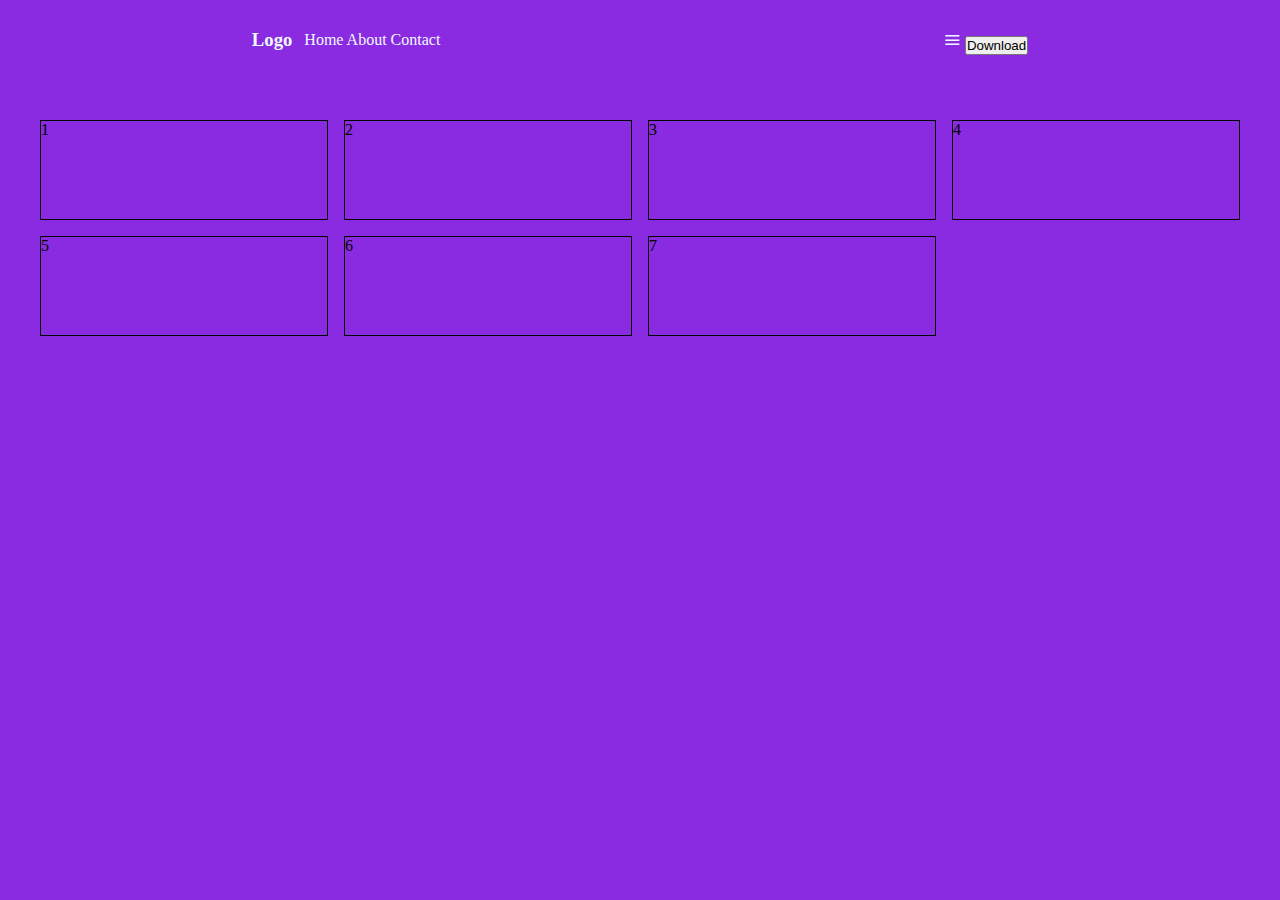
<file: Session 12/demo/index.html>
<!DOCTYPE html>
<html lang="en">
<head>
    <meta charset="UTF-8">
    <meta name="viewport" content="width=device-width, initial-scale=1.0">
    <title>Document</title>
    <link rel="stylesheet" href="./index.css" />
</head>
<body>
    <header class="header">
        <div class="head-left">
            <h3 class="logo">Logo</h3>
            <nav class="navbar">
                <span href="">Home</span>
                <span href="">About</span>
                <span href="">Contact</span>
            </nav>
        </div>
        <div class="head-right">
            <span class="icon">&#8801;</span>
            <button class="button">Download</button>
        </div>
    </header>

    <div class="list">
        <div class="item">1</div>
        <div class="item">2</div>
        <div class="item">3</div>
        <div class="item">4</div>
        <div class="item">5</div>
        <div class="item">6</div>
        <div class="item">7</div>
    </div>
</body>
</html>
</file>
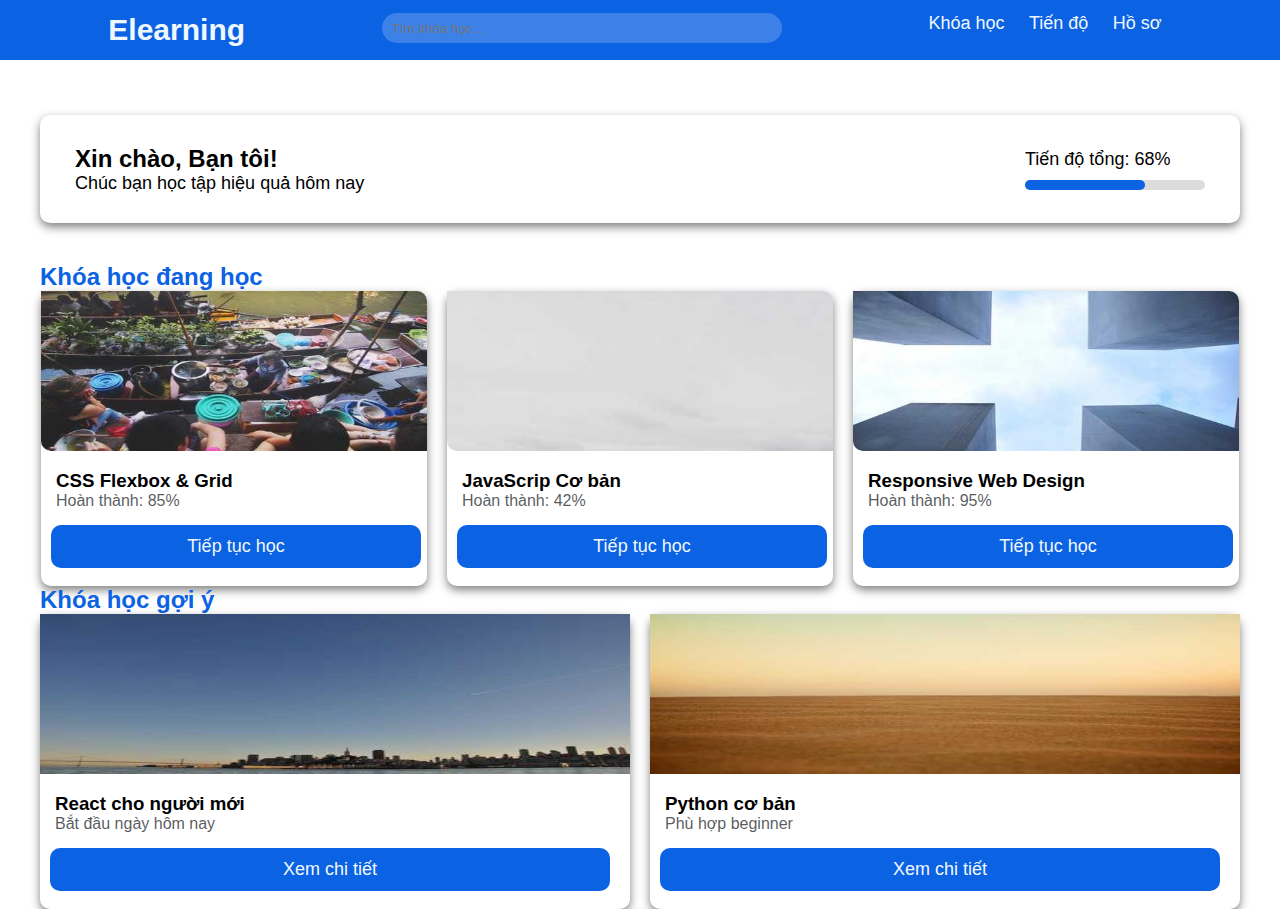
<file: Session 12/BTTH/btth.html>
<!DOCTYPE html>
<html lang="en">
<head>
    <meta charset="UTF-8">
    <meta name="viewport" content="width=device-width, initial-scale=1.0">
    <title>Document</title>
    <link rel="stylesheet" href="./btth.css" />
</head>
<body>
    <div class="container">
        <!-- Header -->
        <header class="header">
            <div class="container">
                <h3 class="logo">Elearning</h3>
                <div class="search">
                    <input type="text" placeholder="Tìm khóa học..."/>
                </div>
                <nav class="list-link">
                    <a href="" class="link">Khóa học</a>
                    <a href="" class="link">Tiến độ</a>
                    <a href="" class="link">Hồ sơ</a>
                </nav>
                <nav class="icon-bar">&#8801;</nav>
            </div>
        </header>

        <!-- Progress -->
        <section class="progress">
            <div class="content-left">
                <h2>Xin chào, Bạn tôi!</h2>
                <p>Chúc bạn học tập hiệu quả hôm nay</p>
            </div>
            <div class="content-right">
                <p>Tiến độ tổng: 68%</p>
                <nav class="range">
                    <div class="water"></div>
                </nav>
            </div>
        </section>

        <!-- My learning -->
        <section class="my-learning">
            <h2 class="course">Khóa học đang học</h2>
            <div class="list">
                <div class="item">
                    <img src="./img1.jpg" alt=""/>
                    <h3 class="course-name">CSS Flexbox & Grid</h3>
                    <p class="tỉ-lệ">Hoàn thành: 85%</p>
                    <button class="continue">Tiếp tục học</button>
                </div>

                <div class="item">
                    <img src="./img2.jpg" alt=""/>
                    <h3 class="course-name">JavaScrip Cơ bản</h3>
                    <p class="tỉ-lệ">Hoàn thành: 42%</p>
                    <button class="continue">Tiếp tục học</button>
                </div>

                <div class="item">
                    <img src="./img3.jpg" alt=""/>
                    <h3 class="course-name">Responsive Web Design</h3>
                    <p class="tỉ-lệ">Hoàn thành: 95%</p>
                    <button class="continue">Tiếp tục học</button>
                </div>
            </div>
        </section>

        <!-- Course recommend -->
        <section class="course-recommend">
            <h2 class="course">Khóa học gợi ý</h2>
            <div class="list">
                <div class="item-1">
                    <img src="./img4.jpg" alt=""/>
                    <h3 class="course-name">React cho người mới</h3>
                    <p class="tỉ-lệ">Bắt đầu ngày hôm nay</p>
                    <button class="continue" style="width:560px;">Xem chi tiết</button>
                </div>

                <div class="item-1">
                    <img src="./img5.jpg" alt=""/>
                    <h3 class="course-name">Python cơ bản</h3>
                    <p class="tỉ-lệ">Phù hợp beginner</p>
                    <button class="continue" style="width:560px;">Xem chi tiết</button>
                </div>
        </section>
    </div>
</body>
</html>
</file>
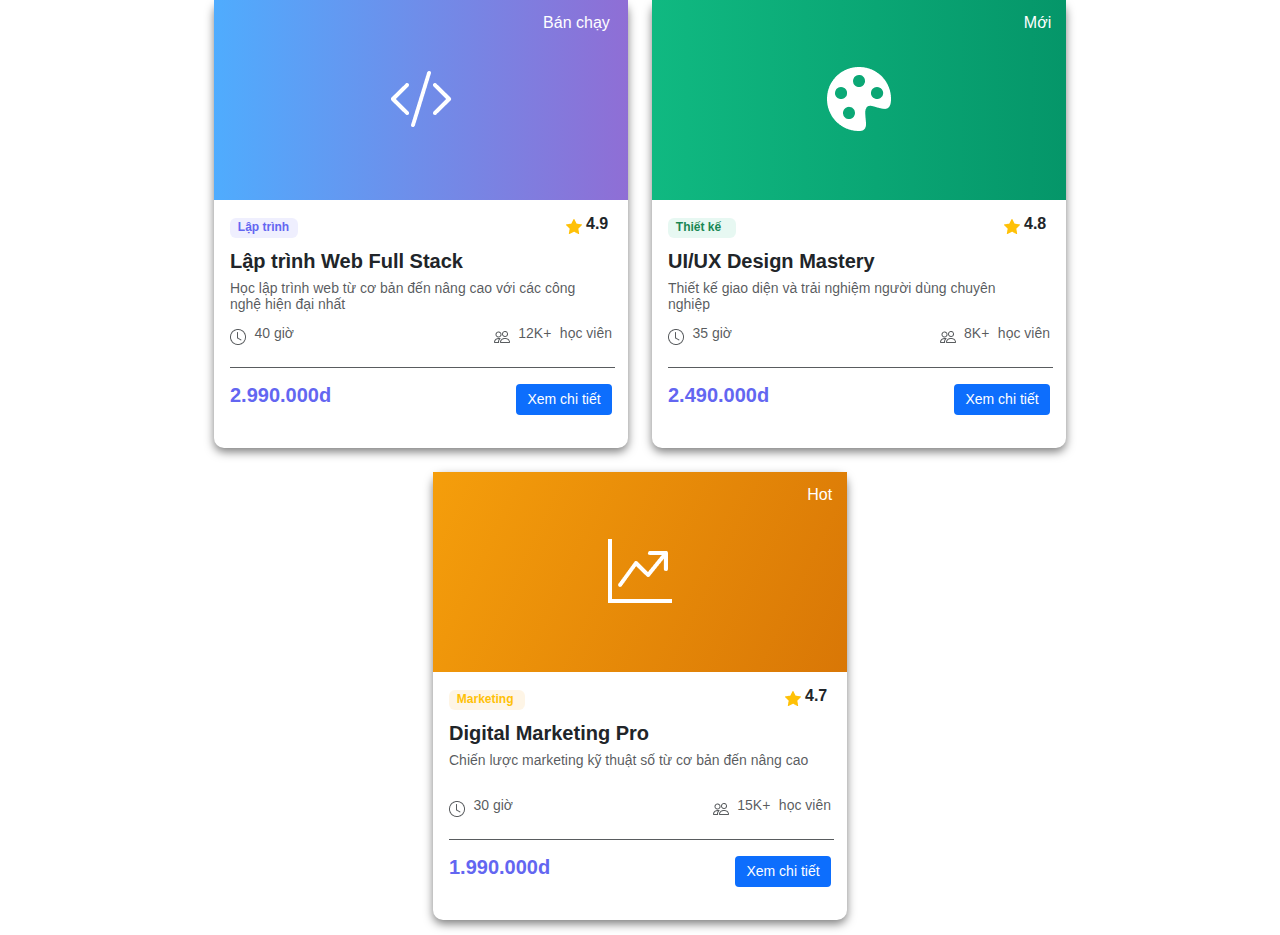
<file: Session 12/Bài 2/bai2.html>
<!DOCTYPE html>
<html lang="en">
<head>
    <meta charset="UTF-8">
    <meta name="viewport" content="width=device-width, initial-scale=1.0">
    <title>Bài 2</title>
    <link rel="stylesheet" href="./bai2.css" />
</head>
<body>
    <main class="big-container">
    <!-- em thêm comment để cho dễ nhìn các class sử dụng hơn ạ -->
    <div class="container">
        <!-- phần đầu -->
        <div class="box">
            <div class="box-item1">
                <img src="./img/img1.png" alt=""/>
            </div>
            <div class="box-item2">
                <p>Bán chạy</p>
            </div>
        </div>

        <!-- phần giới thiệu -->
        <div class="about">
            
            <div class="content">
                <p class="sticker">Lập trình</p>
                <div class="evaluation">
                    <img class="img" src="./img/star.png" alt="Star"/>
                    <h3 class="h3">4.9</h3>
                </div>
            </div>

            <h2 class="h2">Lập trình Web Full Stack</h2>

            <div class="p"><span>Học lập trình web từ cơ bản đến nâng cao với các công nghệ hiện đại nhất</span></div>

            <div class="description">
                <div class="item-left">
                    <img class="img" src="./img/clock.png" alt="Clock"/>
                    <p class="p-2">40 giờ</p>
                </div>
                <div class="item-right">
                    <img class="img" src="./img/Component 1 (2).png" alt=""/>
                    <p>12K+</p>
                    <p class="p-2">học viên</p>
                </div>
            </div>

            <div class="line"></div>

            <footer class="foot">
                <div class="foot-left">
                    <h2 class="h2-2">2.990.000d</h2>
                </div>
                <div class="foot-right">
                    <button class="button">Xem chi tiết</button>
                </div>
            </footer>
        </div>
    </div>

    <!-- thẻ số 2 -->
    <div class="container">
        <!-- phần đầu -->
        <div class="box-2">
            <div class="box-item1">
                <img src="./img/Container.png" alt=""/>
            </div>
            <div class="box-item3">
                <p>Mới</p>
            </div>
        </div>

        <!-- phần giới thiệu -->
        <div class="about">
            
            <div class="content">
                <p class="sticker-2">Thiết kế</p>
                <div class="evaluation">
                    <img class="img" src="./img/star.png" alt="Star"/>
                    <h3 class="h3">4.8</h3>
                </div>
            </div>

            <h2 class="h2">UI/UX Design Mastery</h2>

            <div class="p"><span>Thiết kế giao diện và trải nghiệm người dùng chuyên nghiệp</span></div>

            <div class="description">
                <div class="item-left">
                    <img class="img" src="./img/clock.png" alt="Clock"/>
                    <p class="p-2">35 giờ</p>
                </div>
                <div class="item-right">
                    <img class="img" src="./img/Component 1 (2).png" alt=""/>
                    <p>8K+</p>
                    <p class="p-2">học viên</p>
                </div>
            </div>

            <div class="line"></div>

            <footer class="foot">
                <div class="foot-left">
                    <h2 class="h2-2">2.490.000d</h2>
                </div>
                <div class="foot-right">
                    <button class="button">Xem chi tiết</button>
                </div>
            </footer>
        </div>
        </div>

        <!-- Thẻ số 3 -->
        <div class="container">
        <!-- phần đầu -->
        <div class="box-3">
            <div class="box-item1">
                <img src="./img/muiten.png" alt=""/>
            </div>
            <div class="box-item4">
                <p>Hot</p>
            </div>
        </div>

        <!-- phần giới thiệu -->
        <div class="about">
            
            <div class="content">
                <p class="sticker-3">Marketing</p>
                <div class="evaluation">
                    <img class="img" src="./img/star.png" alt="Star"/>
                    <h3 class="h3">4.7</h3>
                </div>
            </div>

            <h2 class="h2">Digital Marketing Pro</h2>

            <div class="p"><span>Chiến lược marketing kỹ thuật số từ cơ bản đến nâng cao</span></div>

            <div class="description">
                <div class="item-left">
                    <img class="img" src="./img/clock.png" alt="Clock"/>
                    <p class="p-2">30 giờ</p>
                </div>
                <div class="item-right">
                    <img class="img" src="./img/Component 1 (2).png" alt=""/>
                    <p>15K+</p>
                    <p class="p-2">học viên</p>
                </div>
            </div>

            <div class="line"></div>

            <footer class="foot">
                <div class="foot-left">
                    <h2 class="h2-2">1.990.000d</h2>
                </div>
                <div class="foot-right">
                    <button class="button">Xem chi tiết</button>
                </div>
            </footer>
        </div>
    </main>

</body>
</html>
</file>
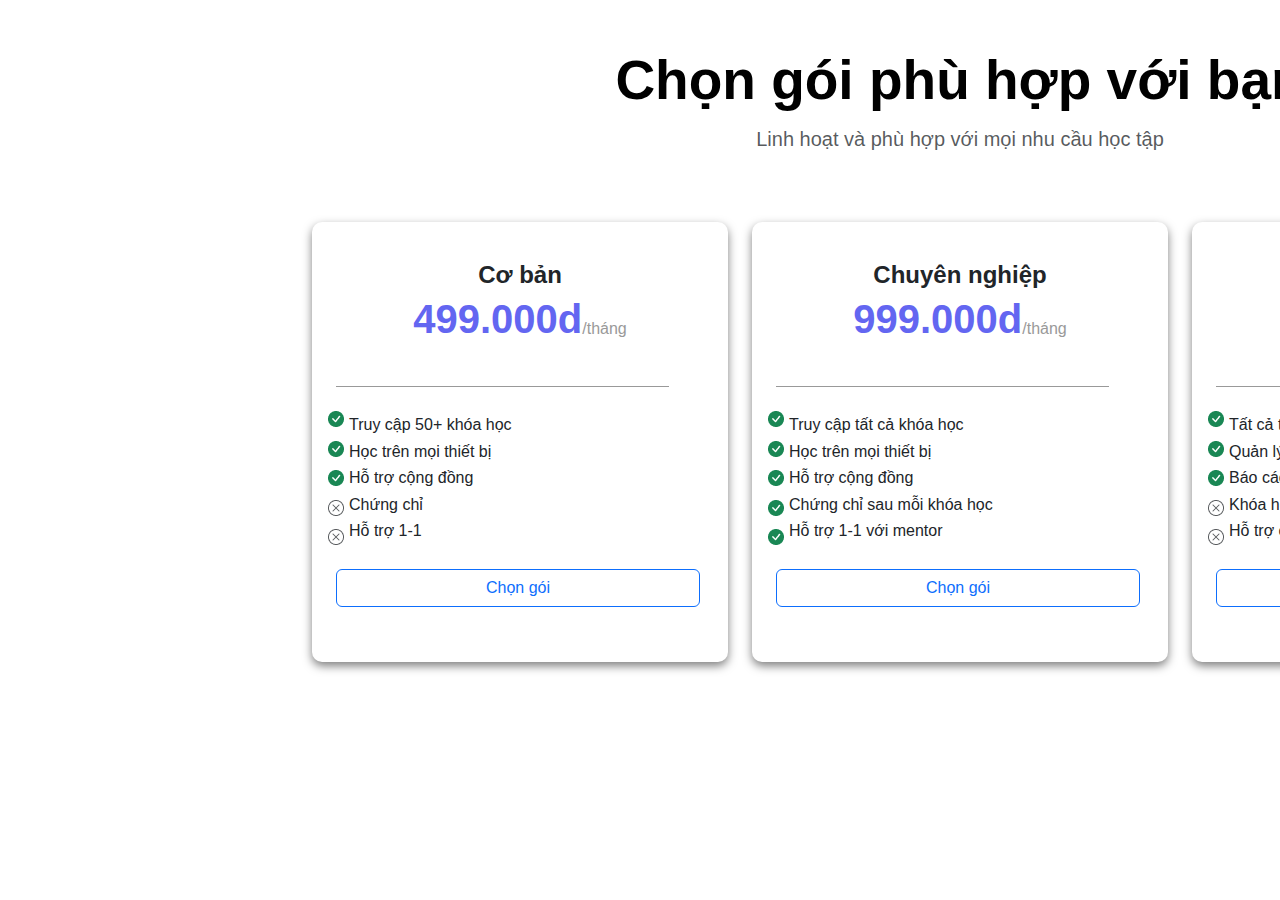
<file: Session 12/Bài 3/bai3.html>
<!DOCTYPE html>
<html lang="en">
<head>
    <meta charset="UTF-8">
    <meta name="viewport" content="width=device-width, initial-scale=1.0">
    <title>Bài 3</title>
    <link rel="stylesheet" href="./bai3.css" />
</head>
<body>
    <main class="container">
        <div class="box">
            <header class="head">
                <h1>Chọn gói phù hợp với bạn</h1>
                <p>Linh hoạt và phù hợp với mọi nhu cầu học tập</p>
            </header>
        

        <div class="box-2">
            <div class="list">
                <nav class="item">
                    <h3 class="h3">Cơ bản</h3>
                    <span class="price">
                        <h2 class="money">499.000d</h2>
                        <p>/tháng</p>
                    </span>

                    <div class="line"></div>

                    <div class="description">
                        <div class="tick">
                            <img src="./tickxanh.png"/>
                            <img src="./tickxanh.png"/>
                            <img src="./tickxanh.png"/>
                            <img src="./X.png" />
                            <img src="./X.png" />
                        </div>
                        <div class="content">
                            <p>Truy cập 50+ khóa học</p>
                            <p>Học trên mọi thiết bị</p>
                            <p>Hỗ trợ cộng đồng</p>
                            <p>Chứng chỉ</p>
                            <p>Hỗ trợ 1-1</p>
                        </div>
                    </div>
                    <button class="choice">Chọn gói</button>
                </nav>

                <nav class="item">
                    <h3 class="h3">Chuyên nghiệp</h3>
                    <span class="price">
                        <h2 class="money">999.000d</h2>
                        <p>/tháng</p>
                    </span>

                    <div class="line"></div>

                    <div class="description">
                        <div class="tick">
                            <img src="./tickxanh.png"/>
                            <img src="./tickxanh.png"/>
                            <img src="./tickxanh.png"/>
                            <img src="./tickxanh.png" />
                            <img src="./tickxanh.png" />
                        </div>
                        <div class="content">
                            <p>Truy cập tất cả khóa học</p>
                            <p>Học trên mọi thiết bị</p>
                            <p>Hỗ trợ cộng đồng</p>
                            <p>Chứng chỉ sau mỗi khóa học</p>
                            <p>Hỗ trợ 1-1 với mentor</p>
                        </div>
                    </div>
                    <button class="choice">Chọn gói</button>
                </nav>

                <nav class="item">
                    <h3 class="h3">Doanh nghiệp</h3>
                    <span class="price">
                        <h2 class="money">Liên hệ</h2>
        
                    </span>

                    <div class="line"></div>

                    <div class="description">
                        <div class="tick">
                            <img src="./tickxanh.png"/>
                            <img src="./tickxanh.png"/>
                            <img src="./tickxanh.png"/>
                            <img src="./X.png" />
                            <img src="./X.png" />
                        </div>
                        <div class="content">
                            <p>Tất cả tính năng Pro</p>
                            <p>Quản lý nhóm học viên</p>
                            <p>Báo cáo tiến độ chi tiết</p>
                            <p>Khóa học tùy chỉnh</p>
                            <p>Hỗ trợ chuyên dụng</p>
                        </div>
                    </div>

                    <button class="choice">Liên hệ</button>
                </nav>
            </div>
        </div>
        </div>
    </main>
</body>
</html>
</file>
<file: Session 12/demo/index.css>
* {
    padding: 0;
    margin: 0;
    box-sizing: border-box;
}

body{
    background-color: gray;
}




.header{
    background-color: blueviolet;
    height: 80px;
    color:aliceblue;
    display: flex;
    justify-content: space-around;
    align-items: center;
}

.head-left {
    display: flex;
    align-items: center;
    gap: 12px;
}
.logo {
}
.navbar {
}
.head-right {
}

.icon{
    font-size: 30px;
}

.list {
    padding: 40px;
    display: flex;
    gap: 16px;
    flex-wrap: wrap;
}
.item {
    border: 1px solid black;
    height: 100px;
}


/* Mobile */
@media screen and (max-width: 480px) {
    body{
        background-color: aqua;
    }
    .icon{
        display: block;
    }

    .navbar{
        display: none;
    }
    .button{
        display: none;
    }

    .list{
        flex: 0 0 calc(50% - 16px);
    }
    .item{
        width: 100%;
        flex-wrap: wrap;
    }

}

/* tablet */
@media screen and (min-width: 481px) and (max-width: 768px) {
    body{
        background-color: antiquewhite;
    }


    /* .list{
        width: 100%;
        flex-wrap: wrap;
    } */
        
    }
    .item{
        flex: 0 0 calc((100% - 32px) / 3);
    }

/* desktop small */
@media screen and (min-width:769px) and (max-width:1279px) {
    body{
        background-color: blue;
    }
    .item{
        width: 100%;
        flex-wrap: wrap;
    }
}

@media screen and (min-width: 1280px)  {
    body{
        background-color: blueviolet;
    }
    .item{
        flex: 0 0 calc((100% - 48px) / 4);

    }
    
}
</file>
<file: Session 12/BTTH/btth.css>
* {
    padding: 0;
    margin: 0;
    box-sizing: border-box;
    font-family: 'Segoe UI', Tahoma, Geneva, Verdana, sans-serif;
}

.container{
    max-width: 1200px;
    margin: 0 auto;
}

.header {
    height: 60px;
    width:100%;
    padding: 0;
    background-color: #0b62e2;
    color:aliceblue;
    display:flex;
    justify-content: space-around;
    align-items: center;
    position:fixed;
    left:0;
    top:0;
    right:0;
}

.header .container{
    width:1200px;
    display:flex;
    justify-content: space-around;
}

.logo {
    font-size: 30px;
}
.search input{
     width: 400px;
     height: 30px;
     border-radius: 20px;
     padding: 10px ; 
     border: none;
     background-color: rgba(255,255,255,0.2);
     outline: none;
}
.list-link {

}
.link {
    text-decoration: none;
    color:aliceblue;
    font-size: 18px;
    font-weight: 500;
    margin: 10px;
}

.progress {
    margin:115px 33px 40px 0px;
    box-shadow: 0 4px 10px rgba(0,0,0,0.5);
    border-radius: 10px;
    display: flex;
    justify-content: space-between;
    align-items: center;
    height: 108px;
    width: 100%;
    flex-wrap: wrap;
}

.progress p{
    font-size: 18px;
}

.content-left {
    margin-left: 35px;
}
.content-right {
    margin-right: 35px;
}
.range {
    margin-top: 10px;
    width: 180px;
    height: 10px;
    background-color: gainsboro;
    border-radius: 10px;
}
.water {
    height: 100%;
    width: 120px;
    background-color: #0b62e2;
    border-radius: 10px;
}

.my-learning {
   
}
.course {
    color:#0b62e2;
}
.list {
    width: 100%;
    justify-content: center;
    display:flex;
    gap: 20px; 
    flex-wrap: wrap;
    align-items: center;
}
.item {
    width: 386px;
    height: 295px;
    border-radius: 10px;
    box-shadow: 0 4px 10px rgba(0,0,0,0.5);
}

.item:hover{
    transition: 0.3s;
    transform: translateY(-5px);
}

.item img{
    width: 100%;
    height: 160px;
    border-top-right-radius: 10px;
    border-bottom-left-radius: 10px;
}

.course-name {
    margin-left: 15px;
    margin-top: 15px;
}
.tỉ-lệ {
    margin-left: 15px;
    color: var(--color-azure-1575, #212529BF);;
}
.continue {
    width: 370px;
    height: 43px;
    background-color: #0b62e2;
    color:aliceblue;
    font-size: 18px;
    margin-left: 10px;
    margin-top: 15px;
    border: none;
    border-radius: 10px;
}

.continue-2{
    width: 100%;
    height: 43px;
    background-color: #0b62e2;
    color:aliceblue;
    font-size: 18px;
    margin-top: 15px;
    border: none;
    border-radius: 10px;
}

.item-1{
    width: 100%;
    height: 295px;
    border-radius: 10px;
    box-shadow: 0 4px 10px rgba(0,0,0,0.5);
    flex:1;
}

.item-1:hover{
    transition: 0.3s;
    transform: translateY(-5px);  
}

.item-1 img{
    width: 100%;
    height: 160px;
}



.icon-bar{
    display:none;
    font-size: 30px;
}

/* @keyframes loader {
    from{
        width:0%;
    } to {
        width: 100%;
    }
} */

/* Mobile */
@media screen and (max-width: 480px) {
    .list-link,.search{
        display:none;
    }
    .icon-bar{
        display:block;
    }

    .header{
        padding: 0 16px;
    }

    .header .container{
        padding: 0 16px;
        display: flex;
        justify-content: space-between;
    }
    .progress{
        display: flex;
        justify-content: center;
        align-items: center;
        height: 150px;
    }
    .item{
        flex: 1;
    }
    .continue-2{
        width: 386px;
    }
}

/* tablet */
@media screen and (min-width: 481px) and (max-width: 768px) {
    .list-link,.search{
        display:none;
    }
    .icon-bar{
        display:block;
    }

    .header .container{
        padding: 0 16px;
        display: flex;
        justify-content: space-between;
    }

    .progress{
        height: 150px;
        display: flex;
        justify-content: center;
        align-items: center;
    }
    .item{
        flex: 1;
    }
    .continue-2{
        width: 386px;
        
    }
    
}
/* desktop small */
@media screen and (min-width:769px) and (max-width:1279px) {
    .my-learning{
        margin-left: 20px;
    }
    .course-recommend{
        margin-left: 20px;
    }
    .item-1{
        width: 386px;
    }
}

/* deskop big */
@media screen and (min-width: 1280px)  {

    
}
</file>
<file: Session 12/Bài 2/bai2.css>
*{
    padding: 0;
    margin:0;
    box-sizing: border-box;
    font-family: 'Segoe UI', Tahoma, Geneva, Verdana, sans-serif;
}

.big-container{
    display:flex;
    gap: 24px;
    justify-content: center;
}

.container{
    width: 414px;
    height: 447.97px;
    box-shadow: 0 4px 10px rgba(0,0,0,0.5);
    border-radius: 10px;
}

.box {
    width: 414px;
    height: 200px;
    background: linear-gradient(to right, #4facfe, #8f6ed5);
    position:relative;
}
.box-item1 {
    position:absolute;
    top: 66.6px;
    left: 175px;
}
.box-item2 {
    position:absolute;
    top: 14px;
    right: 14.95px;    
    width: 70px;
    height: 26.59px;
    padding-bottom: 0.59px;
    color:#ffffff;
    font-size: 16px;
    font-weight: 400;
}
.about {
    width:414px;
    height: 247.97px;
}

.content {
    display:flex;
    justify-content: space-between;
    align-items: center;
    margin: 15px 16px 8px;
}



.sticker {
    width: 67.6px;
    height: 20.4px;
    border-radius: 6px;
    padding: 2px 7.8px; 
    color: #6366F1;
    font-weight: 700;
    font-size: 12px;
    background: var(--color-blue-6710, #6366F11A);
}



.evaluation {
    display:flex;
    gap: 4px;
    width:46px;
    height:26.59px;
}
.img {
    width:16px;
    height: 25.59px;
    padding-top: 4px;
    padding-bottom: 5.59px;
}
.h3 {
    padding-bottom: 0.59px;
    width:26px;
    height: 26.59px;
    font-size: 16px;
    font-weight: 700;
    color: #212529;
}

h2{
    font-size: 20px;
    font-weight: 700;
    color:#212529;
    margin-left: 16px;
    margin-bottom: 7.2px;
}

.p{
    width:364px;
    margin-left: 16px;
    height: 45.58px;
    font-size: 14px;
    font-weight: 400;
    color: var(--color-azure-1575, #212529BF);
}

.description {
    display:flex;
    justify-content: space-between;
    margin: 0 16px;
    font-size: 14px;
    font-weight: 400;
    color: var(--color-azure-1575, #212529BF);
}
.item-left {
    display:flex;
    gap: 8.5px;
}

.item-right {
    display:flex;
    gap:8.5px;
}

.line {
    width: 93%;;
    height:1px;
    background-color: var(--color-azure-1575, #212529BF);
    margin: 16px 16px;
}

.foot {
    display:flex;
    justify-content: space-between;
    align-items: center;
    margin-right: 16px; 
}
.foot-left {

}
.h2-2 {
    font-size: 20px;
    font-weight: 700;
    color:#6366F1;
}
.foot-right {
}
.button {
    width: 96px;
    height: 31px;
    background-color: #0d6efd;
    color:#ffffff;
    padding: 4px 8px;
    border-radius: 4px;
    font-size: 14px;
    font-weight: 400;
    border:none;
}

.box-2{
    width: 414px;
    height: 200px;
    background: linear-gradient(to right, #10b981, #059669);
    position:relative;
}

.box-item3{
    color:#ffffff;
    top: 14px;
    right: 14.8px;
    position:absolute;
    font-size: 16px;
    font-weight: 400;
}

.sticker-2{
    width: 67.6px;
    height: 20.4px;
    border-radius: 6px;
    padding: 2px 7.8px; 
    font-weight: 700;
    font-size: 12px;
    color: var(--color-spring-green-31, #198754);
    background: var(--color-spring-green-3910, #10B9811A);

}

.box-3{
    width: 414px;
    height: 200px;
    background: linear-gradient(115.78deg, #F59E0B 0%, #D97706 100%);
    position:relative;
}

.box-item4{
    color:#ffffff;
    top: 14px;
    right: 14.8px;
    position:absolute;
    font-size: 16px;
    font-weight: 400;
}

.sticker-3{
    width: 75.6px;
    height: 20.4px;
    border-radius: 6px;
    padding: 2px 7.8px; 
    font-weight: 700;
    font-size: 12px;
    color: var(--color-yellow-51, #FFC107);
    background: var(--color-orange-5010, #F59E0B1A);
}

@media screen and (max-width: 480px) {
    .big-container{
        display:flex;
        width: 100%;    
    }
}

/* tablet */
@media screen and (min-width: 481px) and (max-width: 768px) {
    .big-container{
        width: 100%;
        display: flex;
        flex-wrap: wrap;
        justify-content: center;
    }
}
/* desktop small */
@media screen and (min-width:769px) and (max-width:1279px) {
    .big-container{
        display:flex;
        flex-wrap: wrap;
        width: 100%;
        justify-content: center;
    }
}

/* deskop big */
@media screen and (min-width: 1280px)  {
    .big-container{
        display:flex;
        flex-wrap: wrap;
        width: 100%;
        justify-content: center;
    }
}
</file>
<file: Session 12/Bài 3/bai3.css>
*{
    padding: 0;
    margin: 0;
    box-sizing: border-box;
    font-family: 'Segoe UI', Tahoma, Geneva, Verdana, sans-serif;
}

.container{
    width: 100%;
    height:733.77px;
}

.box {
    width: 1320px;
    height: 637.77px;
    margin: 48px 300px;
}
.head {
    width:1296px;
    height: 150px;
    text-align: center;
    margin: 0 12px 24px;
}

.head h1{
    font-size: 55px;
    margin-bottom: 16px;
}

.head p{
    font-size: 20px;
    font-weight: 300;
    color:var(--color-azure-1575, #212529BF);

}

.box-2 {
    width: 1320px;
    height: 463.77px;
}
.list {
    display:flex;
    justify-content: space-between;
    margin: 24px 12px 0;
}
.item {
    width: 416px;
    height:439.77px;
    box-shadow: 0 4px 10px rgba(0,0,0,0.5);
    border-radius: 10px;
}
.h3 {
    text-align: center;
    margin: 39px 40px 8px  ; 
    font-size: 24px;
    font-weight: 700;
    color:#212529;
}
.price {
    display:flex;
    justify-content: center;
    align-items: center;
}

.price p{
    color:#999999;
    font-size: 16px;
    font-weight: 400;
}

.money {
    font-size: 40px;
    font-weight: 700;
    height:64px;
    color:#6366f1;
}
.line {
    width:80%;
    height:1px;
    background-color:#999999;
    margin:24.52px 24px;
}
.description {
    display:flex;
    flex-direction: row;
    align-items: center;
    margin: 0 16px;
}
.tick {
    display:flex;
    flex-direction: column;
    gap: 13.59px;
}
.content {
    display:flex;
    flex-direction: column;
    gap: 8.59px;
    color:#212529;
    font-size: 16px;
    font-weight: 400;
    margin-left: 5px;
}

.choice{
    width:364px;
    height:38px;
    margin: 24px;
    padding: 6px 12px;
    border-radius: 6px;
    color:#0d6efd;
    font-size: 16px;
    font-weight: 400;
    border: 1px solid #0d6efd;
    background-color: white;
    cursor:pointer;
}

.item:hover{
    border-radius: 8px;
    border: 3px solid #6366f1;

    transform:scale(1.03);

    .choice{
        background-color: #0d6efd;
        color:#ffffff;
    }
}
</file>
